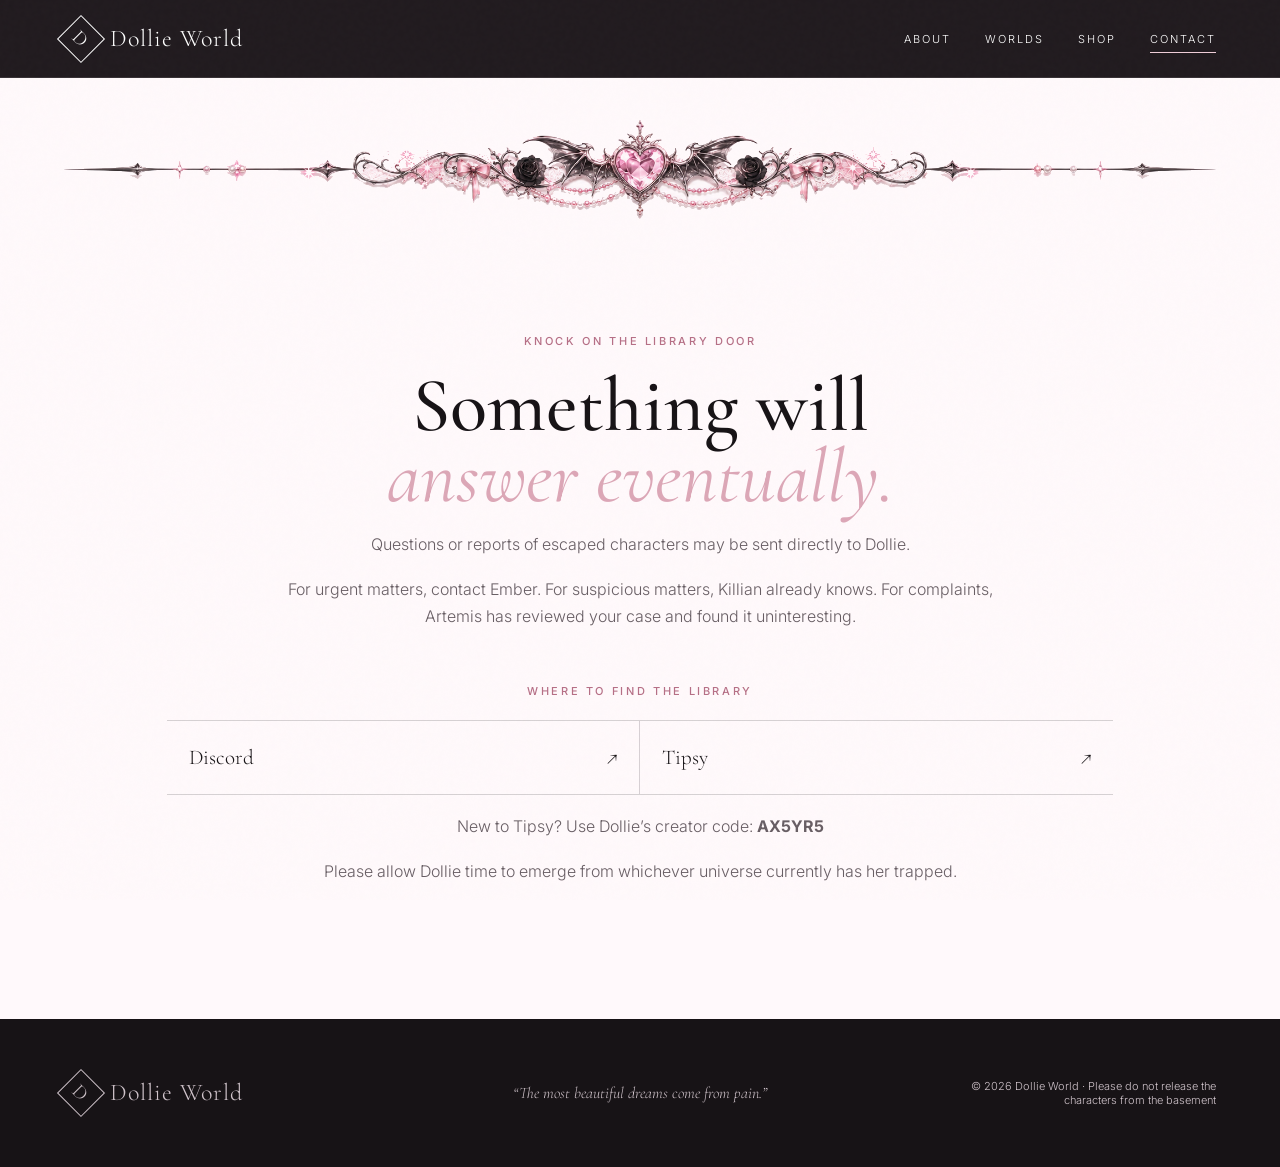
<file: contact.html>
<!doctype html><html lang="en"><head><meta charset="UTF-8"><meta name="viewport" content="width=device-width,initial-scale=1"><title>Contact — Dollie World</title><link rel="preconnect" href="https://fonts.googleapis.com"><link rel="preconnect" href="https://fonts.gstatic.com" crossorigin><link href="https://fonts.googleapis.com/css2?family=Cormorant+Garamond:wght@400;500;600;700&family=Inter:wght@300;400;500;600&display=swap" rel="stylesheet"><link rel="stylesheet" href="styles.css"></head><body class="inner-page"><div class="noise"></div><header class="site-header"><a class="brand" href="index.html"><span class="brand-mark">D</span><span>Dollie World</span></a><button class="menu-toggle" aria-expanded="false" aria-controls="site-nav"><span></span><span></span></button><nav id="site-nav"><a href="about.html">About</a><a href="worlds.html">Worlds</a><a href="shop.html">Shop</a><a class="active" href="contact.html">Contact</a></nav></header><main class="page-main"><img class="divider divider-heart" src="assets/divider-heart.png" alt=""><section class="connect section"><p class="section-kicker">Knock on the Library door</p><h2>Something will<br><em>answer eventually.</em></h2><p>Questions or reports of escaped characters may be sent directly to Dollie.</p><p>For urgent matters, contact Ember. For suspicious matters, Killian already knows. For complaints, Artemis has reviewed your case and found it uninteresting.</p><p class="section-kicker">Where to find the Library</p><div class="socials"><a href="https://discord.gg/57TYjZwhGv" target="_blank" rel="noopener noreferrer">Discord <span>↗</span></a><a href="https://tipsy.chat/profile/1777650556658005181" target="_blank" rel="noopener noreferrer">Tipsy <span>↗</span></a></div><p>New to Tipsy? Use Dollie’s creator code: <strong>AX5YR5</strong></p><p>Please allow Dollie time to emerge from whichever universe currently has her trapped.</p></section></main><footer><a class="brand" href="index.html"><span class="brand-mark">D</span><span>Dollie World</span></a><p>“The most beautiful dreams come from pain.”</p><span>© <span id="year"></span> Dollie World · Please do not release the characters from the basement</span></footer><script src="script.js"></script></body></html>
</file>
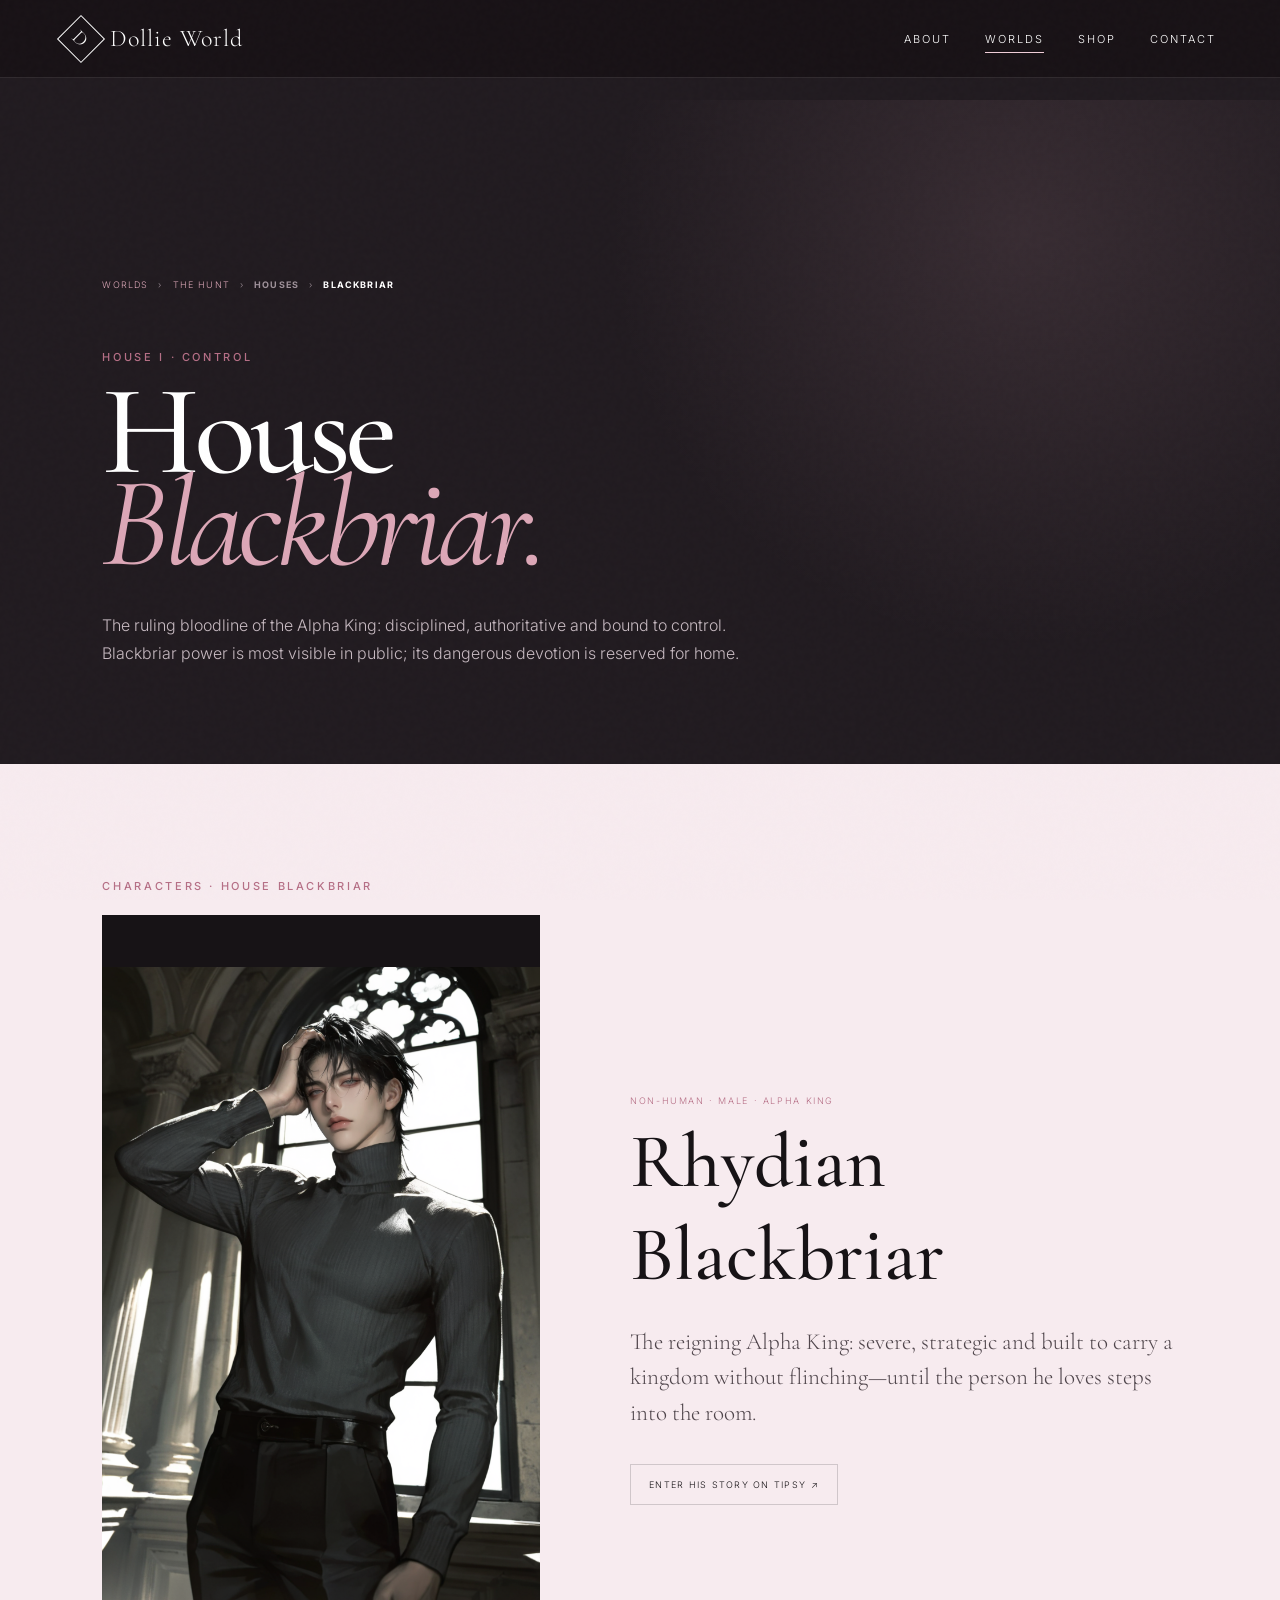
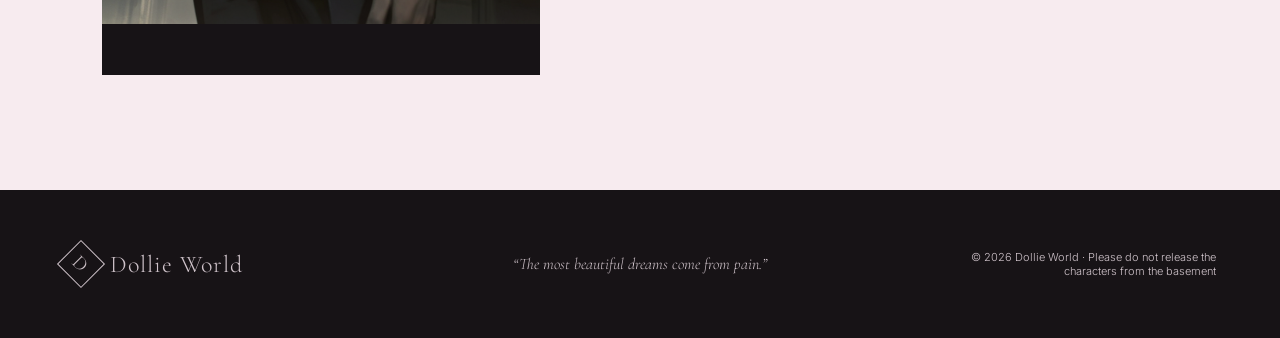
<file: house-blackbriar.html>
<!doctype html><html lang="en"><head><meta charset="UTF-8"><meta name="viewport" content="width=device-width,initial-scale=1"><title>House Blackbriar — Dollie World</title><link rel="preconnect" href="https://fonts.googleapis.com"><link rel="preconnect" href="https://fonts.gstatic.com" crossorigin><link href="https://fonts.googleapis.com/css2?family=Cormorant+Garamond:wght@400;500;600;700&family=Inter:wght@300;400;500;600&display=swap" rel="stylesheet"><link rel="stylesheet" href="styles.css"></head><body class="inner-page house-page"><div class="noise"></div><header class="site-header"><a class="brand" href="index.html"><span class="brand-mark">D</span><span>Dollie World</span></a><button class="menu-toggle" aria-expanded="false" aria-controls="site-nav"><span></span><span></span></button><nav id="site-nav"><a href="about.html">About</a><a class="active" href="worlds.html">Worlds</a><a href="shop.html">Shop</a><a href="contact.html">Contact</a></nav></header><main class="page-main"><section class="house-heading section"><div class="breadcrumbs"><a href="worlds.html">Worlds</a><span>›</span><a href="hunt.html">The Hunt</a><span>›</span><b>Houses</b><span>›</span><strong>Blackbriar</strong></div><p class="section-kicker">House I · Control</p><h1>House<br><em>Blackbriar.</em></h1><p>The ruling bloodline of the Alpha King: disciplined, authoritative and bound to control. Blackbriar power is most visible in public; its dangerous devotion is reserved for home.</p></section><section class="house-characters section"><p class="section-kicker">Characters · House Blackbriar</p><article class="house-character"><div><img src="assets/characters/rhydian-blackbriar.png" alt="Rhydian Blackbriar"></div><section><p>Non-human · Male · Alpha King</p><h2>Rhydian Blackbriar</h2><span>The reigning Alpha King: severe, strategic and built to carry a kingdom without flinching—until the person he loves steps into the room.</span><a href="https://tipsy.chat/chat/1783242123794632455" target="_blank" rel="noopener">Enter his story on Tipsy ↗</a></section></article></section></main><footer><a class="brand" href="index.html"><span class="brand-mark">D</span><span>Dollie World</span></a><p>“The most beautiful dreams come from pain.”</p><span>© <span id="year"></span> Dollie World · Please do not release the characters from the basement</span></footer><script src="script.js"></script></body></html>
</file>
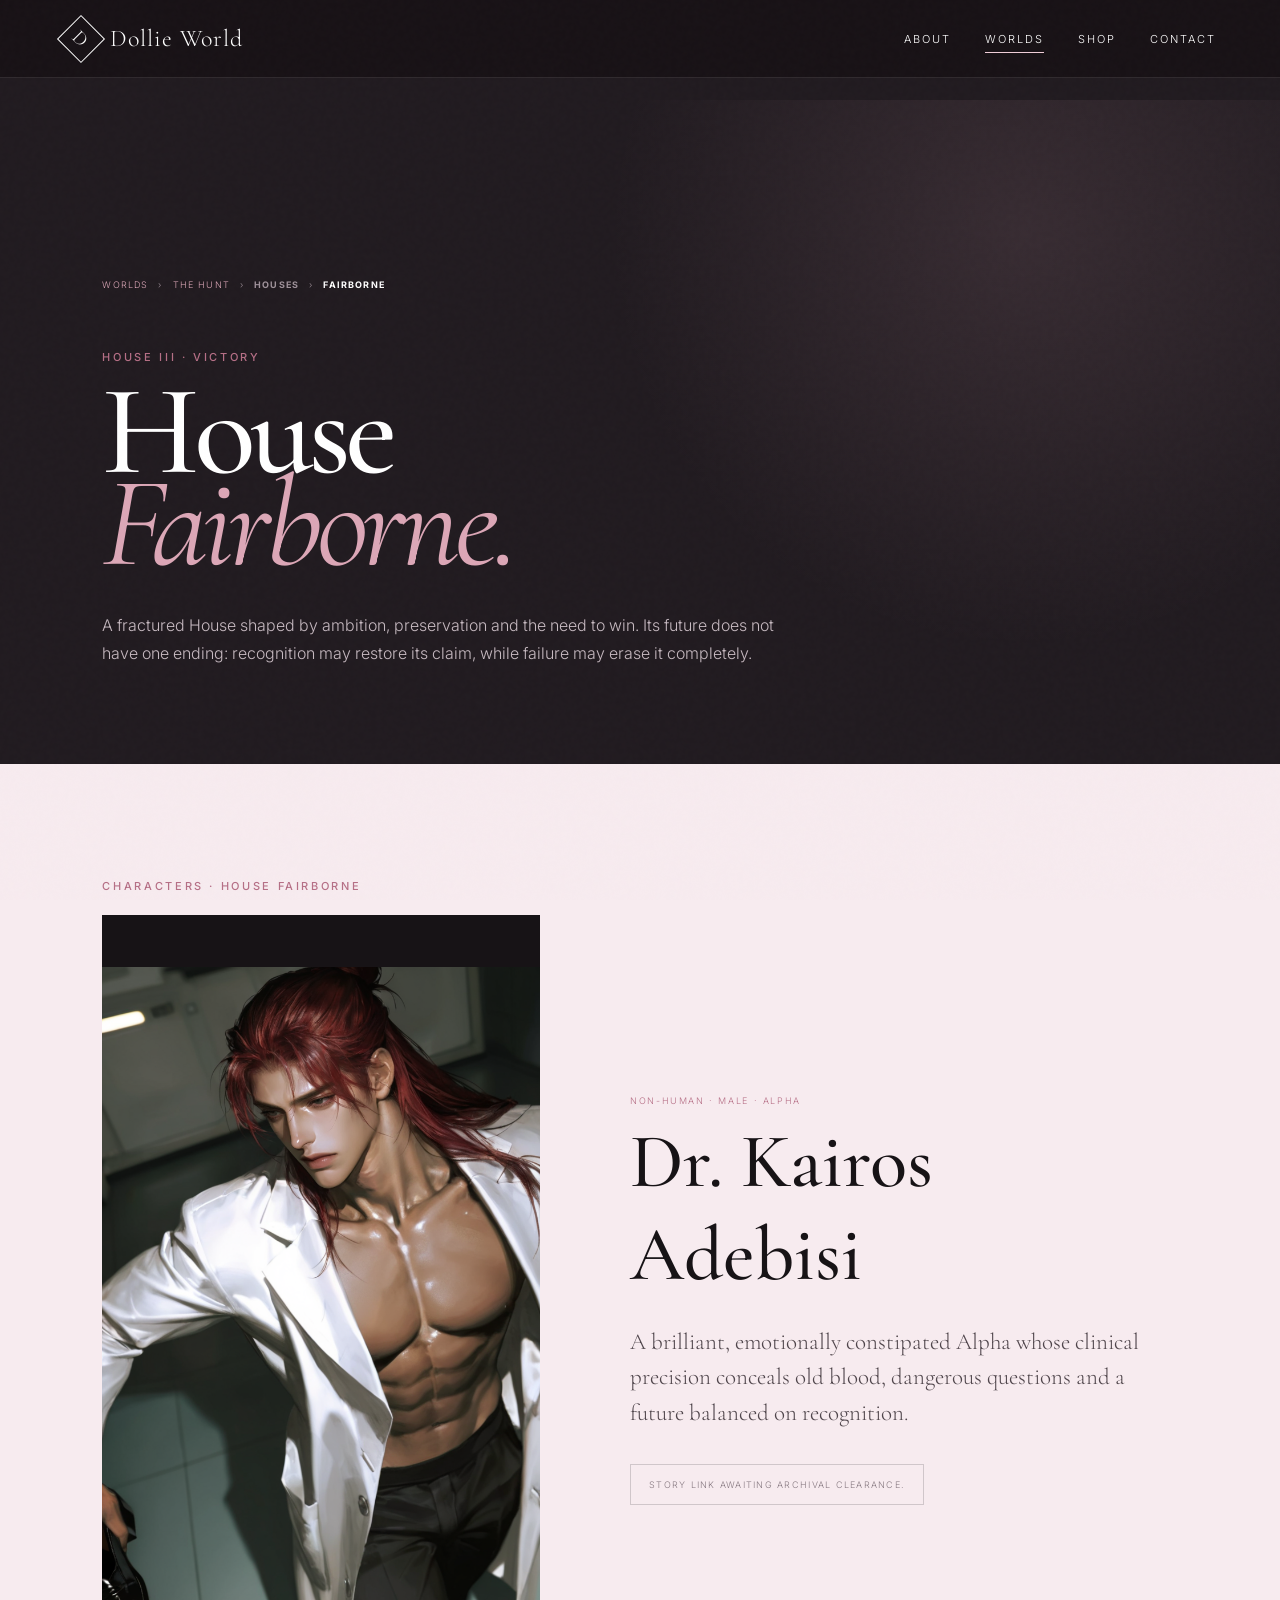
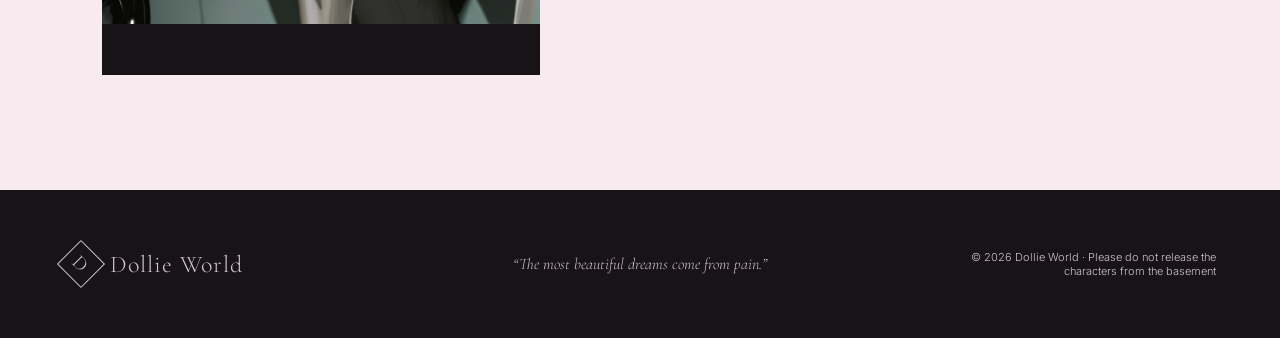
<file: house-fairborne.html>
<!doctype html><html lang="en"><head><meta charset="UTF-8"><meta name="viewport" content="width=device-width,initial-scale=1"><title>House Fairborne — Dollie World</title><link rel="preconnect" href="https://fonts.googleapis.com"><link rel="preconnect" href="https://fonts.gstatic.com" crossorigin><link href="https://fonts.googleapis.com/css2?family=Cormorant+Garamond:wght@400;500;600;700&family=Inter:wght@300;400;500;600&display=swap" rel="stylesheet"><link rel="stylesheet" href="styles.css"></head><body class="inner-page house-page"><div class="noise"></div><header class="site-header"><a class="brand" href="index.html"><span class="brand-mark">D</span><span>Dollie World</span></a><button class="menu-toggle" aria-expanded="false" aria-controls="site-nav"><span></span><span></span></button><nav id="site-nav"><a href="about.html">About</a><a class="active" href="worlds.html">Worlds</a><a href="shop.html">Shop</a><a href="contact.html">Contact</a></nav></header><main class="page-main"><section class="house-heading section"><div class="breadcrumbs"><a href="worlds.html">Worlds</a><span>›</span><a href="hunt.html">The Hunt</a><span>›</span><b>Houses</b><span>›</span><strong>Fairborne</strong></div><p class="section-kicker">House III · Victory</p><h1>House<br><em>Fairborne.</em></h1><p>A fractured House shaped by ambition, preservation and the need to win. Its future does not have one ending: recognition may restore its claim, while failure may erase it completely.</p></section><section class="house-characters section"><p class="section-kicker">Characters · House Fairborne</p><article class="house-character"><div><img src="assets/characters/kairos-adebisi.png" alt="Doctor Kairos Adebisi"></div><section><p>Non-human · Male · Alpha</p><h2>Dr. Kairos Adebisi</h2><span>A brilliant, emotionally constipated Alpha whose clinical precision conceals old blood, dangerous questions and a future balanced on recognition.</span><span class="record-pending">Story link awaiting archival clearance.</span></section></article></section></main><footer><a class="brand" href="index.html"><span class="brand-mark">D</span><span>Dollie World</span></a><p>“The most beautiful dreams come from pain.”</p><span>© <span id="year"></span> Dollie World · Please do not release the characters from the basement</span></footer><script src="script.js"></script></body></html>
</file>
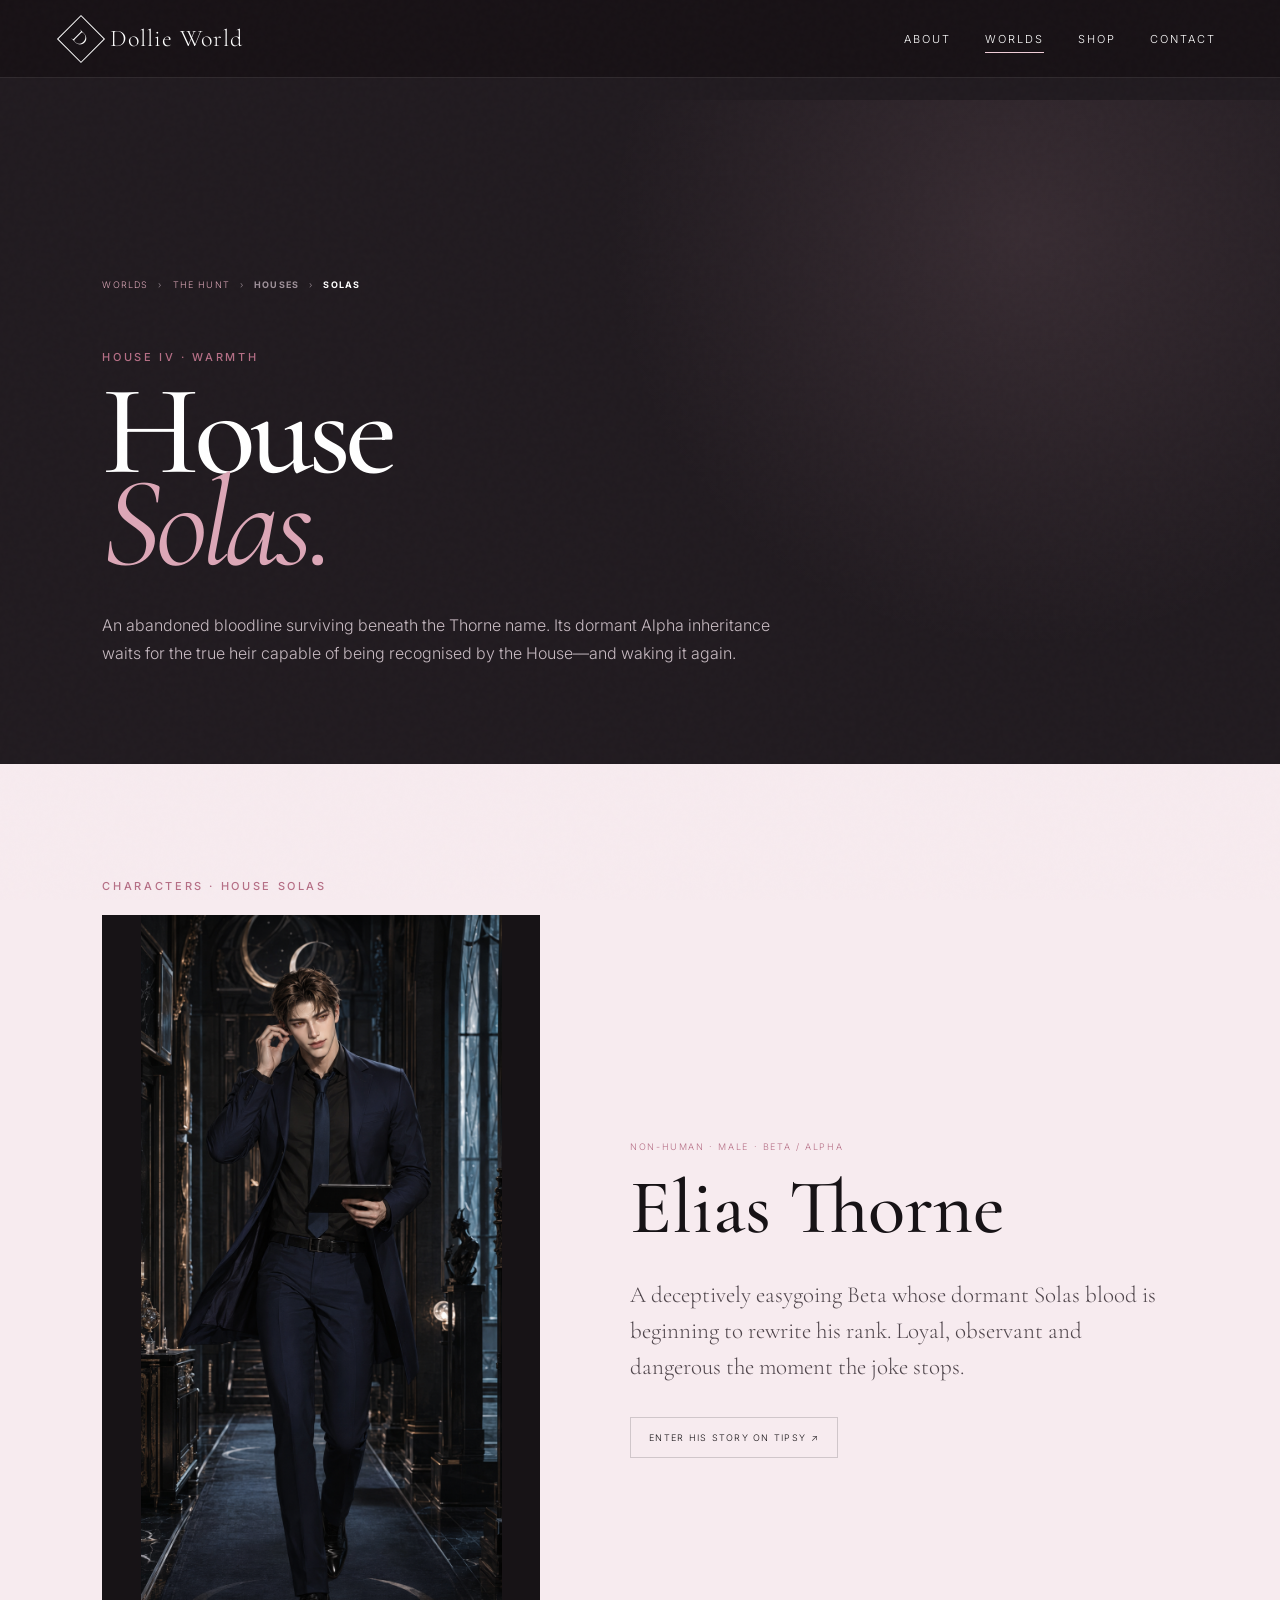
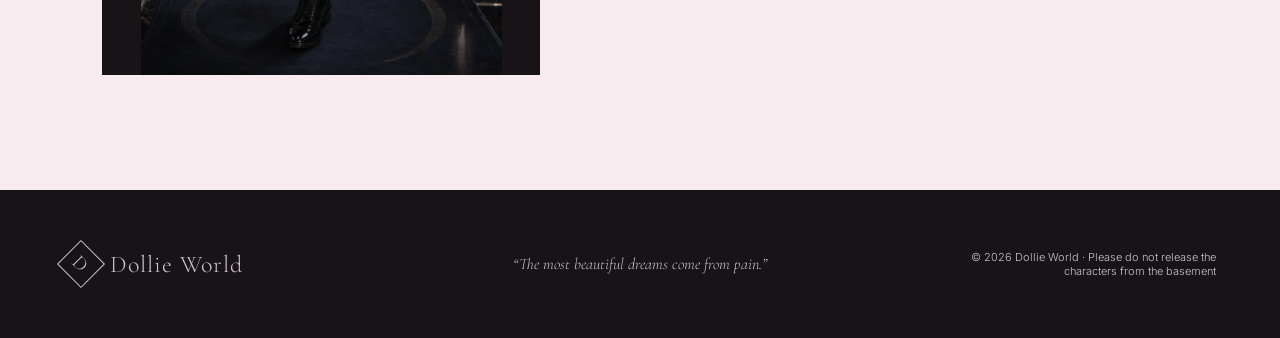
<file: house-solas.html>
<!doctype html><html lang="en"><head><meta charset="UTF-8"><meta name="viewport" content="width=device-width,initial-scale=1"><title>House Solas — Dollie World</title><link rel="preconnect" href="https://fonts.googleapis.com"><link rel="preconnect" href="https://fonts.gstatic.com" crossorigin><link href="https://fonts.googleapis.com/css2?family=Cormorant+Garamond:wght@400;500;600;700&family=Inter:wght@300;400;500;600&display=swap" rel="stylesheet"><link rel="stylesheet" href="styles.css"></head><body class="inner-page house-page"><div class="noise"></div><header class="site-header"><a class="brand" href="index.html"><span class="brand-mark">D</span><span>Dollie World</span></a><button class="menu-toggle" aria-expanded="false" aria-controls="site-nav"><span></span><span></span></button><nav id="site-nav"><a href="about.html">About</a><a class="active" href="worlds.html">Worlds</a><a href="shop.html">Shop</a><a href="contact.html">Contact</a></nav></header><main class="page-main"><section class="house-heading section"><div class="breadcrumbs"><a href="worlds.html">Worlds</a><span>›</span><a href="hunt.html">The Hunt</a><span>›</span><b>Houses</b><span>›</span><strong>Solas</strong></div><p class="section-kicker">House IV · Warmth</p><h1>House<br><em>Solas.</em></h1><p>An abandoned bloodline surviving beneath the Thorne name. Its dormant Alpha inheritance waits for the true heir capable of being recognised by the House—and waking it again.</p></section><section class="house-characters section"><p class="section-kicker">Characters · House Solas</p><article class="house-character"><div><img src="assets/characters/elias-thorne.png" alt="Elias Thorne"></div><section><p>Non-human · Male · Beta / Alpha</p><h2>Elias Thorne</h2><span>A deceptively easygoing Beta whose dormant Solas blood is beginning to rewrite his rank. Loyal, observant and dangerous the moment the joke stops.</span><a href="https://tipsy.chat/chat/1784030890796980014" target="_blank" rel="noopener">Enter his story on Tipsy ↗</a></section></article></section></main><footer><a class="brand" href="index.html"><span class="brand-mark">D</span><span>Dollie World</span></a><p>“The most beautiful dreams come from pain.”</p><span>© <span id="year"></span> Dollie World · Please do not release the characters from the basement</span></footer><script src="script.js"></script></body></html>
</file>
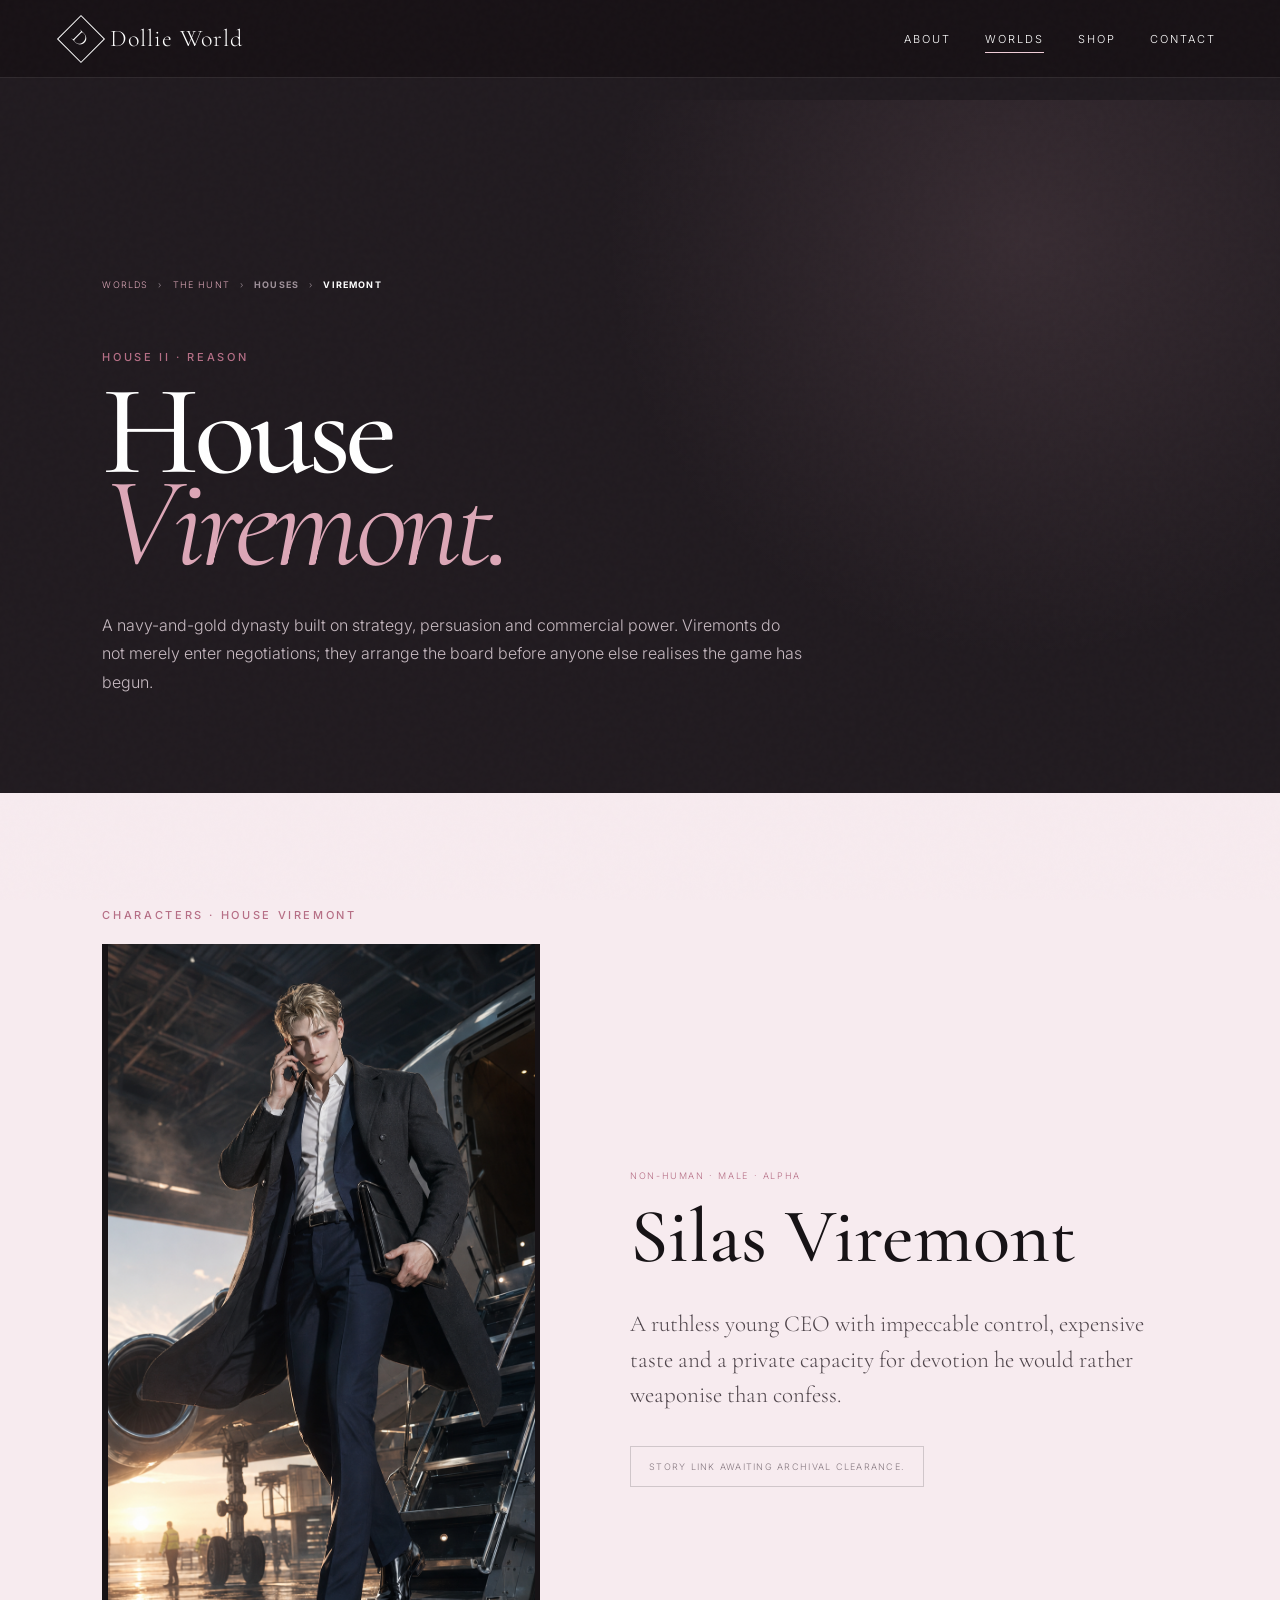
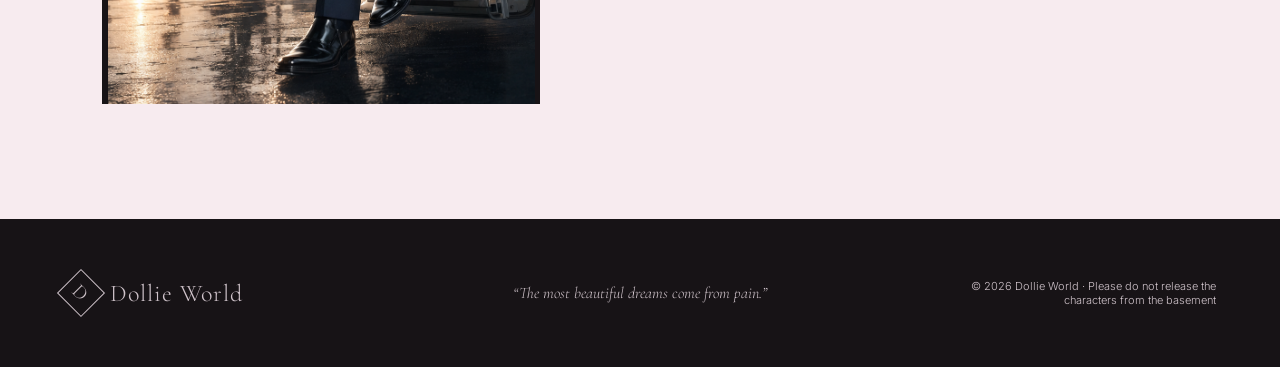
<file: house-viremont.html>
<!doctype html><html lang="en"><head><meta charset="UTF-8"><meta name="viewport" content="width=device-width,initial-scale=1"><title>House Viremont — Dollie World</title><link rel="preconnect" href="https://fonts.googleapis.com"><link rel="preconnect" href="https://fonts.gstatic.com" crossorigin><link href="https://fonts.googleapis.com/css2?family=Cormorant+Garamond:wght@400;500;600;700&family=Inter:wght@300;400;500;600&display=swap" rel="stylesheet"><link rel="stylesheet" href="styles.css"></head><body class="inner-page house-page"><div class="noise"></div><header class="site-header"><a class="brand" href="index.html"><span class="brand-mark">D</span><span>Dollie World</span></a><button class="menu-toggle" aria-expanded="false" aria-controls="site-nav"><span></span><span></span></button><nav id="site-nav"><a href="about.html">About</a><a class="active" href="worlds.html">Worlds</a><a href="shop.html">Shop</a><a href="contact.html">Contact</a></nav></header><main class="page-main"><section class="house-heading section"><div class="breadcrumbs"><a href="worlds.html">Worlds</a><span>›</span><a href="hunt.html">The Hunt</a><span>›</span><b>Houses</b><span>›</span><strong>Viremont</strong></div><p class="section-kicker">House II · Reason</p><h1>House<br><em>Viremont.</em></h1><p>A navy-and-gold dynasty built on strategy, persuasion and commercial power. Viremonts do not merely enter negotiations; they arrange the board before anyone else realises the game has begun.</p></section><section class="house-characters section"><p class="section-kicker">Characters · House Viremont</p><article class="house-character"><div><img src="assets/characters/silas-viremont.png" alt="Silas Viremont"></div><section><p>Non-human · Male · Alpha</p><h2>Silas Viremont</h2><span>A ruthless young CEO with impeccable control, expensive taste and a private capacity for devotion he would rather weaponise than confess.</span><span class="record-pending">Story link awaiting archival clearance.</span></section></article></section></main><footer><a class="brand" href="index.html"><span class="brand-mark">D</span><span>Dollie World</span></a><p>“The most beautiful dreams come from pain.”</p><span>© <span id="year"></span> Dollie World · Please do not release the characters from the basement</span></footer><script src="script.js"></script></body></html>
</file>
<file: styles.css>
:root{--pink-50:#fff9fb;--pink-100:#f9e8ed;--pink-200:#efced8;--pink-300:#dca7b7;--pink-500:#b66f86;--ink:#171316;--silver:#504a50;--line:rgba(80,74,80,.23);--serif:"Cormorant Garamond",Georgia,serif;--sans:Inter,Arial,sans-serif}
*{box-sizing:border-box}html{scroll-behavior:smooth}body{margin:0;background:var(--pink-50);color:var(--ink);font-family:var(--sans);font-weight:300}.noise{position:fixed;inset:0;pointer-events:none;z-index:20;opacity:.025;background-image:url("data:image/svg+xml,%3Csvg viewBox='0 0 180 180' xmlns='http://www.w3.org/2000/svg'%3E%3Cfilter id='n'%3E%3CfeTurbulence type='fractalNoise' baseFrequency='.9' numOctaves='3' stitchTiles='stitch'/%3E%3C/filter%3E%3Crect width='100%25' height='100%25' filter='url(%23n)' opacity='.7'/%3E%3C/svg%3E")}.site-header{position:fixed;top:0;left:0;right:0;height:78px;z-index:10;display:flex;align-items:center;justify-content:space-between;padding:0 clamp(24px,5vw,84px);color:white;transition:.35s;background:linear-gradient(to bottom,rgba(12,8,11,.62),transparent)}.site-header.scrolled{height:64px;background:rgba(24,18,22,.93);backdrop-filter:blur(18px);border-bottom:1px solid rgba(255,255,255,.1)}.brand{display:flex;align-items:center;gap:12px;color:inherit;text-decoration:none;font-family:var(--serif);font-size:24px;letter-spacing:.04em}.brand-mark{display:grid;place-items:center;width:34px;height:34px;border:1px solid currentColor;transform:rotate(45deg);font-size:20px}.brand-mark::first-letter{transform:rotate(-45deg)}.brand-mark{line-height:1}.brand-mark{font-family:var(--serif)}.site-header nav{display:flex;gap:34px}.site-header nav a{color:inherit;text-decoration:none;text-transform:uppercase;font-size:11px;letter-spacing:.18em;position:relative}.site-header nav a:after{content:"";position:absolute;left:0;right:100%;bottom:-7px;height:1px;background:var(--pink-200);transition:.3s}.site-header nav a:hover:after{right:0}.menu-toggle{display:none;background:none;border:0;color:white}.hero{height:min(900px,100svh);min-height:650px;position:relative;background:#171116;overflow:hidden;color:white}.hero-art{position:absolute;inset:0;width:100%;height:100%;object-fit:cover;object-position:center}.hero-shade{position:absolute;inset:0;background:linear-gradient(90deg,rgba(13,9,12,.92) 0%,rgba(22,13,18,.62) 32%,rgba(15,10,14,.05) 65%),linear-gradient(0deg,rgba(12,8,11,.45),transparent 45%)}.hero-copy{position:absolute;left:clamp(26px,8vw,138px);top:50%;transform:translateY(-45%);width:min(540px,42vw)}.eyebrow,.section-kicker{text-transform:uppercase;letter-spacing:.24em;font-size:11px;font-weight:500}.hero .eyebrow{color:var(--pink-200)}h1,h2,h3{font-family:var(--serif);font-weight:500;margin:0}h1{font-size:clamp(62px,8vw,126px);line-height:.77;letter-spacing:-.045em}h1 em,h2 em{font-weight:400;color:var(--pink-300)}.hero-lede{max-width:470px;line-height:1.8;font-size:15px;color:rgba(255,255,255,.78);margin:34px 0}.hero-actions{display:flex;gap:12px}.button{display:inline-block;padding:14px 22px;text-decoration:none;text-transform:uppercase;font-size:10px;letter-spacing:.16em;border:1px solid var(--pink-200);transition:.25s}.button.primary{color:#24171d;background:var(--pink-200)}.button.ghost{color:white;background:rgba(255,255,255,.03)}.button:hover{transform:translateY(-2px);box-shadow:0 10px 30px rgba(0,0,0,.16)}.scroll-cue{position:absolute;bottom:28px;right:clamp(24px,5vw,84px);display:flex;align-items:center;gap:16px;color:white;text-decoration:none;text-transform:uppercase;font-size:9px;letter-spacing:.2em}.scroll-cue i{width:58px;height:1px;background:white}.divider{display:block;width:min(1180px,90vw);height:120px;object-fit:cover;margin:28px auto -10px;mix-blend-mode:multiply}.section{padding:clamp(72px,9vw,140px) clamp(24px,8vw,138px)}.section-kicker{color:var(--pink-500);margin:0 0 22px}.about-grid{display:grid;grid-template-columns:1fr 1fr;gap:10vw}.about h2,.section-heading h2,.connect h2{font-size:clamp(48px,6vw,86px);line-height:.93}.about-copy{padding-top:12px;max-width:560px}.about-copy p{font-family:var(--serif);font-size:22px;line-height:1.55;margin:0 0 22px;color:#494047}.signature{display:flex;justify-content:center;align-items:center;gap:24px;margin-top:90px;color:var(--silver);font-family:var(--serif);font-style:italic}.signature:before,.signature:after{content:"";width:min(160px,14vw);height:1px;background:var(--line)}.signature b{color:var(--pink-500)}.worlds{background:#211b20;color:white}.section-heading{display:flex;align-items:end;justify-content:space-between;gap:40px;margin-bottom:54px}.section-heading>p{max-width:360px;line-height:1.7;color:#786d75}.worlds .section-heading>p{color:#b7abb2}.world-grid{border-top:1px solid rgba(255,255,255,.16)}.world-card{position:relative;display:grid;grid-template-columns:60px 1fr 50px;gap:30px;align-items:center;padding:34px 20px;border-bottom:1px solid rgba(255,255,255,.16);transition:.3s;overflow:hidden}.world-card:before{content:"";position:absolute;inset:0;transform:translateX(-101%);background:linear-gradient(90deg,rgba(220,167,183,.2),transparent);transition:.5s}.world-card:hover:before{transform:none}.card-number{font-family:var(--serif);font-size:18px;color:var(--pink-300)}.world-card p{text-transform:uppercase;letter-spacing:.2em;font-size:9px;color:var(--pink-300);margin:0 0 8px}.world-card h3{font-size:36px}.world-card div>span{display:block;color:#b7abb2;margin-top:7px;font-size:13px}.world-card button{position:relative;background:none;color:white;border:1px solid rgba(255,255,255,.35);border-radius:50%;width:42px;height:42px}.gallery{background:#f5e5ea}.gallery-grid{display:grid;gap:28px}.gallery figure{margin:0;position:relative;overflow:hidden;background:#291f25}.gallery img{display:block;width:100%;transition:transform .8s cubic-bezier(.2,.7,.2,1)}.gallery figure:hover img{transform:scale(1.025)}.gallery-main img{aspect-ratio:2.7/1;object-fit:cover}.gallery-wide img{aspect-ratio:3.25/1;object-fit:cover}.gallery figcaption{position:absolute;left:0;right:0;bottom:0;display:flex;justify-content:space-between;align-items:end;padding:38px;color:white;background:linear-gradient(transparent,rgba(15,10,13,.8))}.gallery figcaption span{font-family:var(--serif);font-size:30px}.gallery figcaption small{text-transform:uppercase;letter-spacing:.14em}.divider-heart{margin-top:0}.connect{text-align:center;max-width:1150px;margin:auto}.connect>p:not(.section-kicker){color:#685e64;margin:24px auto 58px}.socials{display:grid;grid-template-columns:repeat(4,1fr);border-top:1px solid var(--line);border-bottom:1px solid var(--line)}.socials a{display:flex;justify-content:space-between;padding:24px 22px;color:var(--ink);text-decoration:none;border-right:1px solid var(--line);font-family:var(--serif);font-size:21px}.socials a:last-child{border:0}.socials a:hover{background:var(--pink-100)}footer{background:#171316;color:#cfc3ca;padding:48px clamp(24px,5vw,84px);display:grid;grid-template-columns:1fr 2fr 1fr;align-items:center;gap:30px}footer p{text-align:center;font-family:var(--serif);font-style:italic}footer>span{text-align:right;font-size:11px}.reveal{opacity:0;transform:translateY(28px);transition:.8s}.reveal.visible{opacity:1;transform:none}
@media(max-width:760px){.site-header{height:66px}.site-header nav{position:absolute;top:66px;left:0;right:0;display:grid;gap:0;background:rgba(24,18,22,.98);padding:14px 24px 24px;transform:translateY(-140%);transition:.35s;z-index:-1}.site-header nav.open{transform:none}.site-header nav a{padding:15px 0;border-bottom:1px solid rgba(255,255,255,.1)}.menu-toggle{display:grid;gap:7px}.menu-toggle span{display:block;width:24px;height:1px;background:white}.hero-art{object-position:61% center}.hero-shade{background:linear-gradient(0deg,rgba(13,9,12,.92),rgba(13,9,12,.08) 75%)}.hero-copy{left:24px;right:24px;top:auto;bottom:82px;transform:none;width:auto}.hero-copy h1{font-size:60px}.hero-lede{font-size:13px;margin:22px 0}.scroll-cue{display:none}.divider{height:70px}.about-grid{grid-template-columns:1fr;gap:34px}.signature{margin-top:55px;gap:10px;font-size:12px}.section-heading{align-items:start;flex-direction:column;margin-bottom:34px}.world-card{grid-template-columns:35px 1fr 42px;gap:12px;padding:26px 0}.world-card h3{font-size:28px}.world-card div>span{font-size:11px}.gallery-main img,.gallery-wide img{aspect-ratio:1.15/1}.gallery figcaption{padding:24px;display:block}.gallery figcaption small{display:block;margin-top:6px}.socials{grid-template-columns:1fr 1fr}.socials a:nth-child(2){border-right:0}.socials a:nth-child(-n+2){border-bottom:1px solid var(--line)}footer{grid-template-columns:1fr;text-align:center}footer p,footer>span{text-align:center}.section{padding-left:24px;padding-right:24px}}
@media(prefers-reduced-motion:reduce){*{scroll-behavior:auto!important;transition:none!important}.reveal{opacity:1;transform:none}}

/* Keep the complete wide hero artwork visible at every viewport ratio. */
.hero::before{content:"";position:absolute;inset:-28px;background:url("assets/hero-dollie.png") center/cover no-repeat;filter:blur(22px) brightness(.42);transform:scale(1.04)}
.hero-art{object-fit:contain;object-position:center;z-index:1}
.hero-shade{z-index:2}
.hero-copy,.scroll-cue{z-index:3}
@media(max-width:760px){.hero-art{object-position:center}.hero::before{filter:blur(18px) brightness(.36)}}

/* Desktop hero follows the artwork's native banner ratio, so nothing is cropped. */
@media(min-width:761px){
  .hero{height:auto;min-height:0;aspect-ratio:1983/793}
  .hero-art{width:100%;height:100%;object-fit:contain}
}

/* The supplied dividers are now tightly cropped; let their native ratio set height. */
.divider{height:auto;object-fit:contain;margin:22px auto 0}

/* Final desktop framing: one complete, uncropped banner at its native ratio. */
@media(min-width:761px){
  .hero{height:calc(100vw * 793 / 1983)!important;min-height:0!important;max-height:none!important;aspect-ratio:auto!important}
  .hero::before{display:none}
  .hero-art{inset:0!important;width:100%!important;height:100%!important;object-fit:fill!important;object-position:center!important}
}

/* Approved Dollie World content layout. */
.hero-actions{flex-wrap:wrap}
.hero-actions .button{padding-left:18px;padding-right:18px}
.socials{grid-template-columns:repeat(2,1fr)}
.socials a:nth-child(2){border-right:0}
.connect>p:not(.section-kicker){margin:18px auto;max-width:760px;line-height:1.7}
.connect>.section-kicker:not(:first-child){margin-top:54px}

/* Separate-page layout. */
.inner-page{min-height:100vh;background:var(--pink-50)}
.inner-page .site-header{background:rgba(24,18,22,.96);backdrop-filter:blur(18px);border-bottom:1px solid rgba(255,255,255,.1)}
.inner-page .site-header nav a.active:after{right:0}
.page-main{min-height:calc(100vh - 142px);padding-top:100px}
.page-main.section{padding-top:clamp(140px,13vw,190px)}
.page-main>.divider:first-child{margin-top:20px}
.dark-page{background:#211b20}
.dark-page .page-main{padding-top:clamp(140px,13vw,190px)}
@media(max-width:760px){.page-main{padding-top:82px}.page-main.section,.dark-page .page-main{padding-top:112px}}

/* Cinematic inner-page heroes. */
.subhero{position:relative;height:clamp(460px,55vw,720px);overflow:hidden;background:#171116;color:white}.subhero>img{position:absolute;inset:0;width:100%;height:100%;object-fit:cover}.about-hero>img{object-position:center}.worlds-hero>img{object-position:center 46%}.subhero-shade{position:absolute;inset:0;background:linear-gradient(90deg,rgba(13,9,12,.9),rgba(22,13,18,.45) 48%,rgba(15,10,14,.14)),linear-gradient(0deg,rgba(12,8,11,.55),transparent 55%)}.subhero-copy{position:absolute;z-index:2;left:clamp(26px,8vw,138px);bottom:clamp(52px,8vw,110px);width:min(720px,70vw)}.subhero .eyebrow{color:var(--pink-200);margin-bottom:24px}.subhero h1{font-size:clamp(54px,7vw,104px);line-height:.83}.subhero-copy>p:last-child{max-width:590px;line-height:1.8;color:rgba(255,255,255,.8);margin-top:30px}.worlds-page{padding-top:78px;background:#211b20}.worlds-page>.worlds{padding-top:clamp(72px,9vw,140px)}

/* Home gallery entrances. */
.home-galleries{padding-top:clamp(64px,8vw,120px)}.portal-grid{display:grid;grid-template-columns:1fr 1fr;gap:26px}.portal-card{position:relative;display:block;min-height:440px;overflow:hidden;background:#211b20;color:white;text-decoration:none}.portal-card img{position:absolute;inset:0;width:100%;height:100%;object-fit:cover;filter:brightness(.72);transition:transform .8s cubic-bezier(.2,.7,.2,1),filter .5s}.portal-card:first-child img{object-position:32% center}.portal-card:hover img{transform:scale(1.035);filter:brightness(.86)}.portal-card:after{content:"";position:absolute;inset:0;background:linear-gradient(transparent 45%,rgba(15,10,13,.88))}.portal-card>span{position:absolute;z-index:2;left:34px;right:34px;bottom:30px;display:grid;grid-template-columns:1fr auto;align-items:end}.portal-card small{grid-column:1/-1;text-transform:uppercase;letter-spacing:.2em;color:var(--pink-200);font-size:9px;margin-bottom:8px}.portal-card strong{font-family:var(--serif);font-size:clamp(38px,4vw,58px);font-weight:500}.portal-card i{font-style:normal;font-size:25px;padding-bottom:9px}
@media(max-width:760px){.subhero{height:560px}.subhero-copy{left:24px;right:24px;bottom:46px;width:auto}.subhero h1{font-size:52px}.worlds-page{padding-top:66px}.portal-grid{grid-template-columns:1fr}.portal-card{min-height:390px}}

/* Character archive and Hunt hierarchy. */
.character-page,.hunt-page{background:#211b20;color:white}.archive-heading{padding-top:clamp(145px,14vw,210px);padding-bottom:65px}.archive-heading h1{font-size:clamp(62px,9vw,128px);line-height:.78}.archive-heading>p:last-child{max-width:650px;color:#c7bac1;line-height:1.8;margin-top:36px}.character-page>.page-main>.divider{mix-blend-mode:screen;opacity:.8}.character-filters{display:flex;flex-wrap:wrap;gap:10px;margin-bottom:44px}.character-filters button{border:1px solid rgba(239,206,216,.38);background:transparent;color:#e8dce2;padding:13px 20px;text-transform:uppercase;letter-spacing:.16em;font-size:9px;cursor:pointer}.character-filters button.active,.character-filters button:hover{background:var(--pink-200);color:#24171d}.character-grid{display:grid;grid-template-columns:repeat(2,minmax(0,1fr));gap:30px}.character-card{background:#171316;border:1px solid rgba(255,255,255,.1)}.character-card[hidden]{display:none}.character-image{height:650px;background:#0e0d10;overflow:hidden}.character-image img{width:100%;height:100%;object-fit:contain;display:block}.character-info{padding:28px}.character-info>p{text-transform:uppercase;letter-spacing:.18em;color:var(--pink-300);font-size:9px;margin:0 0 8px}.character-info h2{font-size:42px}.character-info>span{display:block;color:#bfb1b9;line-height:1.7;margin:14px 0 24px}.character-links{display:flex;flex-wrap:wrap;gap:10px}.character-links a{color:white;border:1px solid rgba(239,206,216,.32);padding:11px 14px;text-decoration:none;text-transform:uppercase;letter-spacing:.13em;font-size:8px}.character-links a:hover{background:var(--pink-200);color:#24171d}.world-card:first-child{cursor:pointer}.hunt-hero{min-height:700px;padding:160px clamp(24px,8vw,138px) 90px;display:flex;align-items:end;background:linear-gradient(90deg,rgba(13,9,12,.94),rgba(13,9,12,.25)),url('assets/gallery-library.png') center/cover;color:white}.hunt-hero>div{max-width:830px}.hunt-hero h1{font-size:clamp(58px,8vw,116px);line-height:.8}.hunt-hero .eyebrow{color:var(--pink-200)}.hunt-hero p:last-child{max-width:620px;line-height:1.8;color:#d0c4ca;margin-top:30px}.houses{background:#f8edf1;color:var(--ink)}.house-grid{display:grid;grid-template-columns:repeat(2,1fr);gap:1px;background:var(--line);border:1px solid var(--line)}.house-grid a{min-height:250px;padding:34px;background:#f8edf1;color:var(--ink);text-decoration:none;display:flex;flex-direction:column;justify-content:end;transition:.3s}.house-grid a:hover{background:var(--pink-200)}.house-grid small{text-transform:uppercase;letter-spacing:.18em;color:var(--pink-500)}.house-grid strong{font-family:var(--serif);font-size:48px;font-weight:500;margin:8px 0}.house-grid span{color:var(--silver)}@media(max-width:760px){.archive-heading{padding-top:120px}.character-grid,.house-grid{grid-template-columns:1fr}.character-image{height:540px}.hunt-hero{min-height:620px;padding-top:120px}}

/* Individual House records. */
.house-page{background:#211b20;color:white}.house-heading{padding-top:clamp(145px,14vw,210px);padding-bottom:80px;background:radial-gradient(circle at 80% 20%,rgba(220,167,183,.12),transparent 36%)}.breadcrumbs{display:flex;flex-wrap:wrap;gap:10px;align-items:center;margin-bottom:60px;text-transform:uppercase;letter-spacing:.13em;font-size:9px;color:#9f929a}.breadcrumbs a{color:var(--pink-300);text-decoration:none}.breadcrumbs strong{color:white}.house-heading h1{font-size:clamp(70px,10vw,142px);line-height:.72}.house-heading>p:last-child{max-width:700px;color:#c7bac1;line-height:1.8;margin-top:40px}.house-characters{background:#f7ebef;color:var(--ink)}.house-character{display:grid;grid-template-columns:minmax(320px,.8fr) 1fr;gap:clamp(36px,7vw,100px);align-items:center}.house-character>div{height:760px;background:#171316}.house-character img{display:block;width:100%;height:100%;object-fit:contain}.house-character>section>p{text-transform:uppercase;letter-spacing:.18em;color:var(--pink-500);font-size:9px}.house-character h2{font-size:clamp(50px,6vw,84px)}.house-character>section>span:not(.record-pending){display:block;font-family:var(--serif);font-size:23px;line-height:1.55;color:#50464c;margin:24px 0 32px}.house-character a,.record-pending{display:inline-block;border:1px solid var(--line);padding:14px 18px;color:var(--ink);text-decoration:none;text-transform:uppercase;letter-spacing:.14em;font-size:9px}.house-character a:hover{background:var(--pink-200)}.record-pending{color:#887a82}@media(max-width:760px){.house-heading{padding-top:120px}.breadcrumbs{margin-bottom:42px}.house-character{grid-template-columns:1fr}.house-character>div{height:580px}}

/* Dollie and Killian picture Library. */
.library-page{background:#211b20;color:white}.library-intro{padding-top:clamp(140px,14vw,210px);padding-bottom:60px}.library-intro h1{font-size:clamp(62px,9vw,132px);line-height:.76}.library-intro>p:last-child{max-width:650px;color:#c8bbc2;line-height:1.8;margin:38px 0 0}.library-page>.page-main>.divider{mix-blend-mode:screen;opacity:.82}.memory-gallery{padding-top:60px}.memory-grid{display:grid;grid-template-columns:repeat(2,minmax(0,1fr));gap:26px;align-items:start}.memory-card{position:relative;margin:0;min-height:520px;overflow:hidden;background:#171316}.memory-card img{display:block;width:100%;height:100%;position:absolute;inset:0;object-fit:cover;transition:transform .8s cubic-bezier(.2,.7,.2,1)}.memory-card:hover img{transform:scale(1.025)}.memory-card:after{content:"";position:absolute;inset:0;background:linear-gradient(transparent 58%,rgba(15,10,13,.9))}.memory-card figcaption{position:absolute;z-index:2;left:28px;right:28px;bottom:26px}.memory-card figcaption span{display:block;font-family:var(--serif);font-size:32px}.memory-card figcaption small{display:block;margin-top:6px;text-transform:uppercase;letter-spacing:.16em;color:var(--pink-200);font-size:9px}.memory-tall{min-height:760px}.memory-wide{min-height:500px}.memory-wide img{object-position:center}.memory-placeholder{min-height:280px;border:1px dashed rgba(220,167,183,.55);display:flex;flex-direction:column;align-items:center;justify-content:center;text-align:center;padding:44px;color:#cbbdc5;background:rgba(255,255,255,.025)}.memory-placeholder>span{font-family:var(--serif);font-size:52px;color:var(--pink-300)}.memory-placeholder strong{font-family:var(--serif);font-size:27px;font-weight:500;color:white;margin:6px 0 12px}.memory-placeholder small{max-width:420px;line-height:1.7}.memory-placeholder b{color:var(--pink-300);font-weight:500}@media(max-width:760px){.library-intro{padding-top:115px}.memory-grid{grid-template-columns:1fr}.memory-card,.memory-tall,.memory-wide{min-height:520px}}

/* The Hunt: illustrated public atlas. */
.atlas-page{--atlas-paper:#eee6d8;--atlas-ink:#201a1b;background:#171316;color:#f7edf1}.atlas-hero{position:relative;min-height:min(920px,100svh);display:flex;align-items:end;overflow:hidden;background:#100d10}.atlas-hero>img{position:absolute;inset:0;width:100%;height:100%;object-fit:cover;object-position:center 45%;filter:saturate(.9) brightness(.76)}.atlas-hero-shade{position:absolute;inset:0;background:linear-gradient(90deg,rgba(10,8,10,.96) 0%,rgba(12,9,12,.76) 35%,rgba(12,9,12,.08) 70%),linear-gradient(0deg,rgba(10,8,10,.82),transparent 48%)}.atlas-hero-copy{position:relative;z-index:2;width:min(860px,72vw);padding:150px clamp(24px,8vw,138px) clamp(78px,9vw,130px)}.atlas-hero-copy .breadcrumbs{margin-bottom:46px}.atlas-hero-copy .eyebrow{color:#e8becb}.atlas-hero-copy h1{font-size:clamp(64px,8.7vw,132px);line-height:.78}.atlas-hero-copy>p:not(.eyebrow){max-width:640px;color:#d7cad0;line-height:1.8;margin:32px 0}.atlas-button{display:inline-flex;align-items:center;gap:32px;color:white;border:1px solid rgba(255,255,255,.32);padding:15px 18px;text-decoration:none;text-transform:uppercase;letter-spacing:.17em;font-size:9px}.atlas-button:hover{background:#ead0d8;color:#20151a}.atlas-intro{background:var(--atlas-paper);color:var(--atlas-ink)}.atlas-intro>div{display:grid;grid-template-columns:1.05fr .95fr;gap:clamp(48px,10vw,150px);align-items:start}.atlas-intro h2,.atlas-directory h2,.archive-note h2,.light-heading h2,.house-profile h2{font-size:clamp(52px,6.5vw,94px);line-height:.88}.atlas-intro h2 em,.atlas-directory h2 em,.archive-note h2 em,.house-profile h2 em{color:#9d4966}.atlas-intro-copy>p{margin:0 0 40px;font-family:var(--serif);font-size:clamp(20px,2vw,27px);line-height:1.55;color:#50464a}.atlas-intro-copy dl{margin:0;border-top:1px solid rgba(45,36,39,.2)}.atlas-intro-copy dl div{display:flex;justify-content:space-between;gap:20px;padding:17px 0;border-bottom:1px solid rgba(45,36,39,.2)}.atlas-intro-copy dt{text-transform:uppercase;letter-spacing:.16em;font-size:9px;color:#8b6a76}.atlas-intro-copy dd{margin:0;font-family:var(--serif);font-size:18px}.atlas-map-section{background:#121013}.light-heading>p{color:#b9adb3}.atlas-image,.house-map-preview,.location-card{appearance:none;border:0;padding:0;font:inherit;cursor:zoom-in}.atlas-image{display:block;position:relative;width:100%;overflow:hidden;background:#080708;color:white;border:1px solid rgba(255,255,255,.12)}.atlas-image img{display:block;width:100%;height:auto;transition:transform .8s}.atlas-image:hover img{transform:scale(1.012)}.atlas-image>span{position:absolute;right:24px;bottom:22px;padding:13px 16px;background:rgba(12,9,11,.88);border:1px solid rgba(255,255,255,.25);text-transform:uppercase;letter-spacing:.15em;font-size:9px}.atlas-image>span b{margin-left:14px}.atlas-houses{background:#f2e8dd}.house-portal-grid{display:grid;grid-template-columns:repeat(2,minmax(0,1fr));gap:18px}.house-portal{--house:#5f375f;position:relative;min-height:330px;display:grid;grid-template-columns:68px 1fr;align-content:end;gap:20px;padding:34px;color:white;text-decoration:none;overflow:hidden;background:linear-gradient(135deg,color-mix(in srgb,var(--house) 86%,#070708),#0b0a0c);border:1px solid color-mix(in srgb,var(--house) 72%,white);transition:transform .35s,box-shadow .35s}.house-portal:before{content:"";position:absolute;inset:0;background:radial-gradient(circle at 90% 10%,color-mix(in srgb,var(--house) 65%,white),transparent 33%);opacity:.23}.house-portal:hover{transform:translateY(-4px);box-shadow:0 20px 42px rgba(27,17,21,.22)}.house-portal>*{position:relative}.house-roman{font-family:var(--serif);font-size:62px;color:color-mix(in srgb,var(--house) 40%,white)}.house-portal small{display:block;text-transform:uppercase;letter-spacing:.18em;font-size:9px;color:rgba(255,255,255,.7)}.house-portal strong{display:block;font-family:var(--serif);font-size:clamp(43px,4vw,62px);font-weight:500;margin:8px 0}.house-portal p{max-width:420px;color:rgba(255,255,255,.7);line-height:1.65;font-size:13px;margin:0}.house-portal>b{grid-column:2;text-transform:uppercase;letter-spacing:.15em;font-size:8px;font-weight:500;margin-top:22px}.blackbriar-portal{--house:#55305f}.viremont-portal{--house:#0a2f67}.fairborne-portal{--house:#761d32}.solas-portal{--house:#9a641f}.atlas-directory{background:#1a1619}.atlas-feature-grid{display:grid;grid-template-columns:1.2fr .8fr;gap:24px}.atlas-feature{position:relative;min-height:620px;overflow:hidden;background:#0b0a0b;color:white;text-decoration:none}.atlas-feature img{position:absolute;inset:0;width:100%;height:100%;object-fit:cover;transition:transform .8s,filter .4s}.atlas-feature:last-child img{object-position:center top}.atlas-feature:after{content:"";position:absolute;inset:0;background:linear-gradient(transparent 45%,rgba(8,7,8,.92))}.atlas-feature:hover img{transform:scale(1.025);filter:brightness(1.07)}.atlas-feature>span{position:absolute;z-index:2;left:30px;right:30px;bottom:28px}.atlas-feature small{display:block;text-transform:uppercase;letter-spacing:.18em;font-size:9px;color:#e5b8c7}.atlas-feature strong{display:block;font-family:var(--serif);font-size:clamp(42px,4.6vw,68px);font-weight:500}.atlas-feature i{position:absolute;right:0;bottom:11px;font-style:normal;text-transform:uppercase;letter-spacing:.15em;font-size:8px}.archive-note{background:#e9ddd0;color:#2a2224;text-align:center}.archive-note h2{max-width:850px;margin:auto}.archive-note>p:last-child{max-width:690px;margin:32px auto 0;color:#665b5f;line-height:1.8}

/* House archive themes and location plates. */
.atlas-house{--house:#70406c;--house-deep:#1a1020;--house-accent:#d8a9d5;--house-paper:#efe6dd;background:var(--house-deep)}.viremont-house{--house:#123f77;--house-deep:#071426;--house-accent:#d5ad55;--house-paper:#ebe5d8}.fairborne-house{--house:#7b2638;--house-deep:#2b0d16;--house-accent:#c7c9cf;--house-paper:#f0e5df}.solas-house{--house:#a76d24;--house-deep:#2e1d0c;--house-accent:#f0ca73;--house-paper:#f2e7d5}.house-masthead{min-height:820px;display:grid;grid-template-columns:1.05fr .7fr;gap:clamp(38px,7vw,100px);align-items:center;padding:150px clamp(24px,8vw,138px) 90px;color:white;background:radial-gradient(circle at 82% 25%,color-mix(in srgb,var(--house) 55%,transparent),transparent 38%),linear-gradient(135deg,var(--house-deep),#0d0b0e)}.house-masthead-copy h1{font-size:clamp(72px,9vw,138px);line-height:.73}.house-masthead-copy h1 em{color:var(--house-accent)}.house-masthead-copy .section-kicker{color:var(--house-accent)}.house-masthead-copy>p:last-child{max-width:670px;color:rgba(255,255,255,.72);line-height:1.8;margin-top:38px}.house-map-preview{position:relative;display:block;width:100%;max-width:460px;justify-self:end;overflow:hidden;background:#080708;color:white;border:1px solid color-mix(in srgb,var(--house-accent) 42%,transparent);box-shadow:0 34px 65px rgba(0,0,0,.32);transform:rotate(1.4deg)}.house-map-preview img{display:block;width:100%;aspect-ratio:2/2.65;object-fit:cover;object-position:center top;transition:transform .7s}.house-map-preview:hover img{transform:scale(1.02)}.house-map-preview span{position:absolute;left:16px;right:16px;bottom:16px;background:rgba(8,7,8,.88);padding:12px;text-transform:uppercase;letter-spacing:.15em;font-size:8px}.house-subnav{position:sticky;top:64px;z-index:8;display:flex;justify-content:center;background:color-mix(in srgb,var(--house-deep) 92%,transparent);backdrop-filter:blur(15px);border-block:1px solid rgba(255,255,255,.1)}.house-subnav a{padding:18px 32px;color:white;text-decoration:none;text-transform:uppercase;letter-spacing:.17em;font-size:9px;border-right:1px solid rgba(255,255,255,.1)}.house-subnav a:first-child{border-left:1px solid rgba(255,255,255,.1)}.house-subnav a:hover{background:var(--house)}.house-profile{display:grid;grid-template-columns:.9fr 1.1fr;gap:clamp(50px,9vw,140px);background:var(--house-paper);color:#241d20}.house-profile h2 em{color:var(--house)}.house-facts{margin:0;display:grid;grid-template-columns:1fr 1fr;border-top:1px solid rgba(41,31,34,.2)}.house-facts div{padding:22px 14px 22px 0;border-bottom:1px solid rgba(41,31,34,.2)}.house-facts div:nth-child(odd){border-right:1px solid rgba(41,31,34,.2)}.house-facts div:nth-child(even){padding-left:24px}.house-facts dt{text-transform:uppercase;letter-spacing:.17em;font-size:8px;color:var(--house);margin-bottom:8px}.house-facts dd{margin:0;font-family:var(--serif);font-size:21px}.location-archive{background:#111013;color:white}.location-archive .section-kicker{color:var(--house-accent)}.location-grid{display:grid;grid-template-columns:repeat(2,minmax(0,1fr));gap:22px}.location-card{position:relative;display:block;width:100%;min-height:520px;overflow:hidden;text-align:left;background:#080708;color:white;border:1px solid rgba(255,255,255,.1)}.location-card-wide{grid-column:1/-1;min-height:660px}.location-card img{position:absolute;inset:0;width:100%;height:100%;object-fit:cover;transition:transform .8s,filter .35s}.location-card-wide img{object-fit:contain;background:#080708}.location-card:after{content:"";position:absolute;inset:0;background:linear-gradient(transparent 47%,rgba(7,6,7,.94))}.location-card:hover img{transform:scale(1.02);filter:brightness(1.07)}.location-card>span{position:absolute;z-index:2;left:26px;right:26px;bottom:24px}.location-card small{display:block;text-transform:uppercase;letter-spacing:.18em;color:var(--house-accent);font-size:8px}.location-card strong{display:block;font-family:var(--serif);font-size:clamp(31px,3.4vw,48px);font-weight:500;margin-top:5px}.location-card i{position:absolute;right:0;bottom:8px;font-style:normal;text-transform:uppercase;letter-spacing:.14em;font-size:8px}.single-location .location-card{min-height:min(880px,75vw)}.location-group+.location-group{margin-top:100px}.location-group-heading{display:flex;align-items:center;gap:20px;margin-bottom:24px}.location-group-heading>span{font-family:var(--serif);font-size:44px;color:var(--house-accent)}.location-group-heading small{text-transform:uppercase;letter-spacing:.17em;color:#93868d;font-size:8px}.location-group-heading h3{font-size:32px;margin-top:2px}.atlas-house .house-characters{background:var(--house-paper)}.atlas-house .house-character a:hover{background:var(--house-accent)}.atlas-house .house-character>section>p{color:var(--house)}.next-house{display:flex;justify-content:space-between;align-items:center;gap:30px;padding:45px clamp(24px,8vw,138px);color:white;background:var(--house-deep);border-top:1px solid rgba(255,255,255,.12)}.next-house>span{text-transform:uppercase;letter-spacing:.17em;font-size:8px;color:rgba(255,255,255,.55)}.next-house a{color:white;text-decoration:none;font-family:var(--serif);font-size:clamp(30px,4vw,48px)}.next-house a b{font-family:var(--sans);font-size:18px;margin-left:18px}.restricted-record{background:var(--house-paper);color:#241d20}.restricted-panel{display:grid;grid-template-columns:minmax(280px,.72fr) 1fr;gap:clamp(38px,8vw,110px);align-items:center}.restricted-image{height:680px;background:#171316}.restricted-image img{width:100%;height:100%;object-fit:contain}.restricted-panel h2{font-size:clamp(54px,7vw,92px)}.restricted-panel p{max-width:620px;font-family:var(--serif);font-size:23px;line-height:1.55;color:#5b4f51}.classification{display:inline-block;padding:10px 13px;margin-bottom:20px;border:1px solid color-mix(in srgb,var(--house) 42%,transparent);color:var(--house);text-transform:uppercase;letter-spacing:.16em;font-size:8px}.restricted-panel a{display:inline-block;border:1px solid rgba(41,31,34,.25);padding:14px 18px;color:#241d20;text-decoration:none;text-transform:uppercase;letter-spacing:.14em;font-size:9px}

/* Full-resolution atlas viewer. */
.image-lightbox{width:100vw;max-width:none;height:100vh;max-height:none;margin:0;padding:0;border:0;background:rgba(7,6,7,.98);color:white}.image-lightbox::backdrop{background:rgba(7,6,7,.88)}.lightbox-bar{position:sticky;top:0;z-index:2;height:66px;display:flex;align-items:center;justify-content:space-between;gap:20px;padding:0 22px;background:rgba(16,13,15,.96);border-bottom:1px solid rgba(255,255,255,.12)}.lightbox-bar p{font-family:var(--serif);font-size:20px;margin:0}.lightbox-bar>div{display:flex;align-items:center;gap:12px}.lightbox-bar a{color:white;text-decoration:none;text-transform:uppercase;letter-spacing:.14em;font-size:8px;border:1px solid rgba(255,255,255,.25);padding:10px 13px}.lightbox-bar button{width:38px;height:38px;border:1px solid rgba(255,255,255,.25);background:transparent;color:white;font-size:25px;line-height:1;cursor:pointer}.lightbox-stage{height:calc(100vh - 66px);overflow:auto;display:grid;place-items:start center;padding:20px}.lightbox-stage img{display:block;max-width:none;width:auto;height:auto;min-width:min(100%,1024px);box-shadow:0 12px 50px rgba(0,0,0,.5)}

@media(max-width:900px){.atlas-hero{min-height:760px}.atlas-hero>img{object-position:63% center}.atlas-hero-shade{background:linear-gradient(0deg,rgba(10,8,10,.97),rgba(10,8,10,.6) 58%,rgba(10,8,10,.15))}.atlas-hero-copy{width:100%;padding-top:130px}.atlas-intro>div,.house-masthead,.house-profile{grid-template-columns:1fr}.house-map-preview{justify-self:start;max-width:520px;transform:none}.house-masthead{padding-top:125px}.atlas-feature-grid{grid-template-columns:1fr}.house-portal-grid{grid-template-columns:1fr}.restricted-panel{grid-template-columns:1fr}.restricted-image{height:600px;max-width:560px;width:100%}}
@media(max-width:760px){.atlas-hero{min-height:700px}.atlas-hero-copy{padding-left:24px;padding-right:24px;padding-bottom:65px}.atlas-hero-copy h1{font-size:58px}.atlas-hero-copy .breadcrumbs{margin-bottom:35px}.atlas-intro>div{gap:40px}.atlas-intro h2,.atlas-directory h2,.archive-note h2,.light-heading h2,.house-profile h2{font-size:50px}.atlas-intro-copy>p{font-size:21px}.house-portal{min-height:300px;grid-template-columns:48px 1fr;padding:26px}.house-roman{font-size:48px}.atlas-feature{min-height:490px}.atlas-feature i{position:static;display:block;margin-top:10px}.house-masthead{min-height:0;padding:115px 24px 70px}.house-masthead-copy h1{font-size:64px}.house-map-preview{max-width:100%}.house-subnav{top:64px;justify-content:flex-start;overflow-x:auto}.house-subnav a{padding:16px 20px;white-space:nowrap}.house-facts{grid-template-columns:1fr}.house-facts div:nth-child(odd){border-right:0}.house-facts div:nth-child(even){padding-left:0}.location-grid{grid-template-columns:1fr}.location-card,.location-card-wide{grid-column:auto;min-height:450px}.location-card-wide img{object-fit:cover}.single-location .location-card{min-height:520px}.location-card i{position:static;display:block;margin-top:8px}.location-group+.location-group{margin-top:75px}.house-character>div{height:540px}.next-house{align-items:flex-start;flex-direction:column}.restricted-image{height:540px}.lightbox-bar p{font-size:15px;max-width:45vw}.lightbox-bar a{display:none}.lightbox-stage{padding:10px;place-items:start}.lightbox-stage img{min-width:1100px}.atlas-image>span{right:12px;bottom:12px}.atlas-feature>span{left:22px;right:22px}.location-card>span{left:20px;right:20px}}

/*
  FINAL IMAGE-FRAMING CONTRACT
  Banners are shown at their native banner ratio. Gallery covers are 16:9.
  Maps, lore plates and illustrated book covers are records, not decoration:
  their complete composition must remain visible.
*/
@media (min-width: 1100px) {
  .hero,
  .subhero {
    height: auto !important;
    min-height: 0 !important;
    aspect-ratio: 1983 / 793;
  }

  .hero-art,
  .subhero > img {
    width: 100% !important;
    height: 100% !important;
    object-fit: contain !important;
    object-position: center !important;
  }

  .worlds-page.page-main {
    padding-top: 0 !important;
  }
}

.portal-card {
  min-height: 0;
  aspect-ratio: 1672 / 941;
}

.portal-card img,
.portal-card:first-child img {
  object-fit: contain;
  object-position: center;
}

.house-map-preview img,
.location-card img,
.location-card-wide img,
.atlas-image img {
  object-fit: contain !important;
  object-position: center !important;
  background: #080708;
}

.location-card,
.location-card-wide,
.single-location .location-card {
  min-height: 0;
  aspect-ratio: 3 / 2;
}

.portal-card:hover img,
.house-map-preview:hover img,
.location-card:hover img,
.atlas-image:hover img {
  transform: none;
}

@media (min-width: 761px) and (max-width: 1099px) {
  .worlds-page.page-main {
    padding-top: 0 !important;
  }

  .subhero {
    height: auto;
    min-height: 0;
    padding-top: calc(100vw * 793 / 1983);
    background: #171116;
  }

  .subhero > img {
    height: auto;
    aspect-ratio: 1983 / 793;
    object-fit: contain;
  }

  .subhero-copy {
    position: relative;
    left: auto;
    bottom: auto;
    width: 100%;
    padding: 55px 8vw 70px;
    background: #171116;
  }
}

@media (max-width: 760px) {
  .hero {
    display: block;
    height: auto;
    min-height: 0;
    max-height: none;
    padding-top: calc(100vw * 793 / 1983);
    background: #120d11;
  }

  .hero::before {
    display: none;
  }

  .hero-art {
    top: 0;
    bottom: auto;
    width: 100%;
    height: auto;
    aspect-ratio: 1983 / 793;
    object-fit: contain;
    object-position: center;
    filter: none;
  }

  .hero-shade {
    height: calc(100vw * 793 / 1983);
    bottom: auto;
    background: linear-gradient(0deg, rgba(18, 13, 17, .38), transparent 70%);
  }

  .hero-copy {
    position: relative;
    left: auto;
    right: auto;
    bottom: auto;
    width: 100%;
    padding: 38px 24px 56px;
    background: #120d11;
  }

  .worlds-page.page-main {
    padding-top: 0 !important;
  }

  .subhero {
    display: block;
    height: auto;
    min-height: 0;
    padding-top: calc(100vw * 793 / 1983);
    background: #171116;
  }

  .subhero > img {
    top: 0;
    bottom: auto;
    width: 100%;
    height: auto;
    aspect-ratio: 1983 / 793;
    object-fit: contain;
    object-position: center;
  }

  .subhero-shade {
    height: calc(100vw * 793 / 1983);
    bottom: auto;
  }

  .subhero-copy {
    position: relative;
    left: auto;
    right: auto;
    bottom: auto;
    width: 100%;
    padding: 38px 24px 58px;
    background: #171116;
  }

  .portal-card {
    min-height: 0;
    aspect-ratio: 16 / 10;
  }

  .location-card,
  .location-card-wide,
  .single-location .location-card {
    min-height: 0;
    aspect-ratio: 3 / 2;
  }
}
</file>
